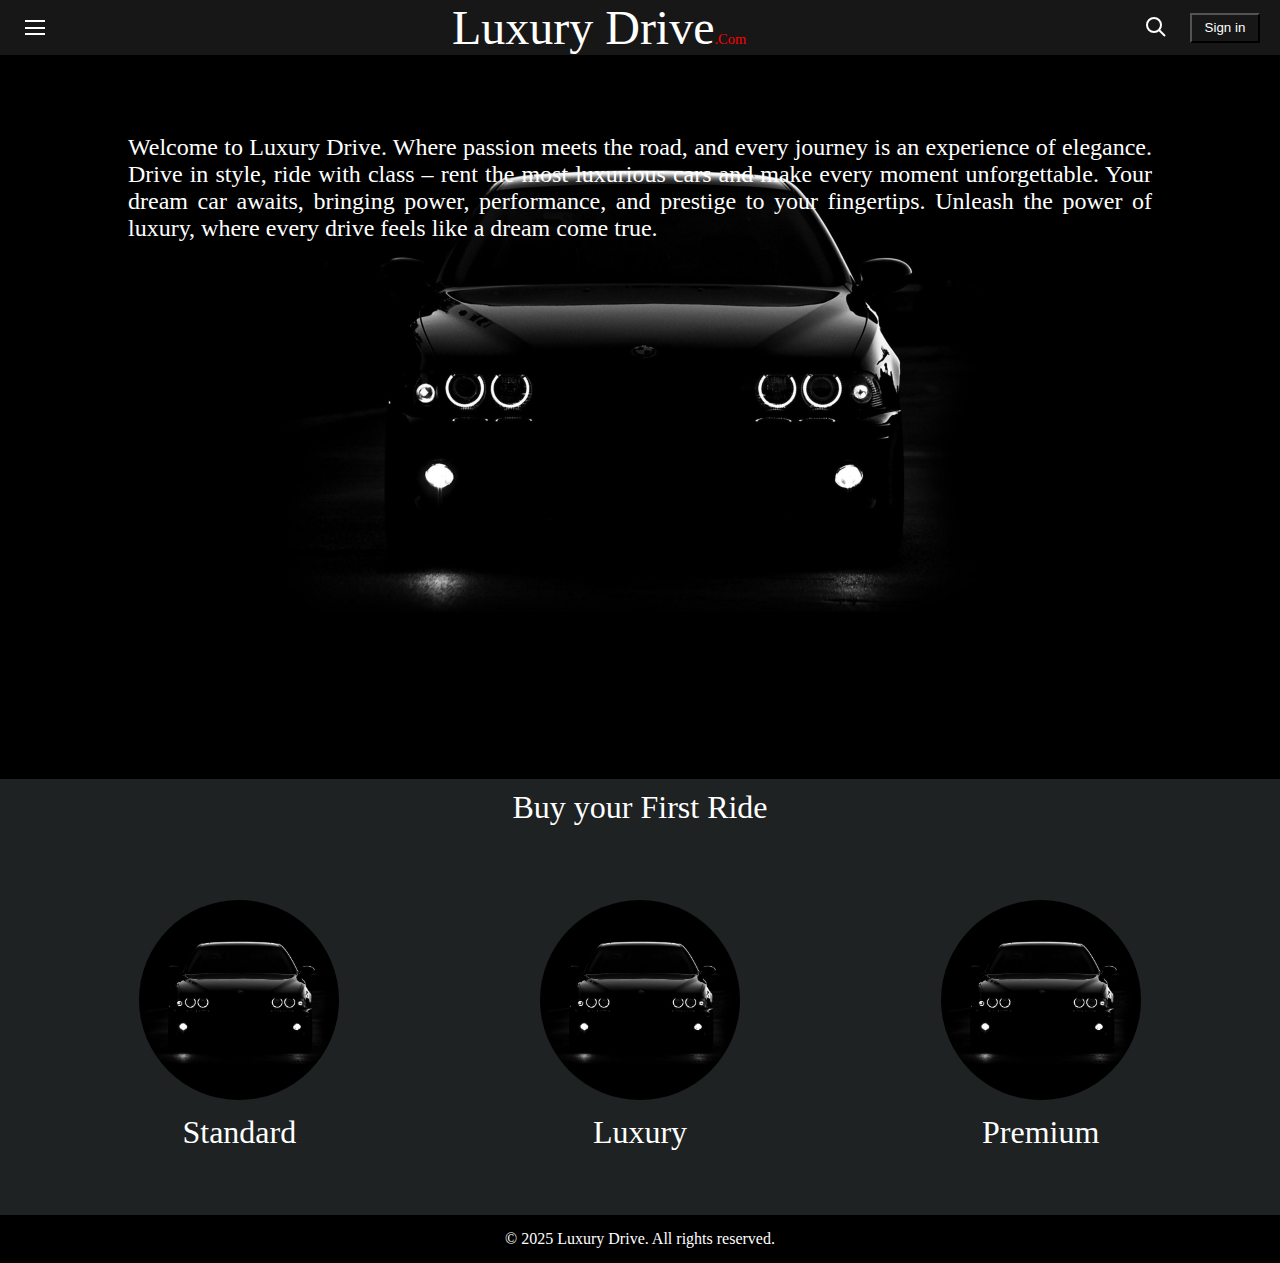
<file: index.html>
<!DOCTYPE html>
<html lang="en">

<head>
    <meta charset="UTF-8" />
    <meta name="viewport" content="width=device-width, initial-scale=1.0" />
    <title>Luxury Drive</title>
    <link rel="stylesheet" href="style.css" />
    <link rel="stylesheet" href="utils.css" />
    <link rel="stylesheet" href="style1.css">
    
</head>

<body>
    <div id="header"></div>

    <div class="main">
        <img src="pxfuel(6).jpg" alt="">
        <img class="android" src="pxfuel(5).jpg" alt="">
        <div class="mainContent">
            <p id="intro">
                Welcome to Luxury Drive. Where passion meets the road, and every journey is an experience of elegance.
                Drive in style, ride with class – rent the most luxurious cars and make every moment unforgettable. Your
                dream car awaits, bringing power, performance, and prestige to your fingertips. Unleash the power of
                luxury, where every drive feels like a dream come true.
            </p>
        </div>
    </div>
</div>
<div class="Select">
        <p id="BYFR">Buy your First Ride</p>
        <div class="image">
            <div><a href="standard.html" rel="noopener noreferrer"><img src="pxfuel(5).jpg" alt="">
                <p class="type">Standard</p></a>
            </div>

            <div><a href="Lurury.html"  rel="noopener noreferrer"> <img src="pxfuel(5).jpg" alt="">
                <p class="type">Luxury</p></a>
            </div>
            <div><a href="Premium.html" rel="noopener noreferrer"><img src="pxfuel(5).jpg" alt="">
                <p class="type">Premium</p></a>
            </div>
        </div>
</div>
<footer id="site-footer">
    <p>&copy; 2025 Luxury Drive. All rights reserved.</p>
  </footer>
    <script src="script.js"></script>
    
</body>

</html>
</file>
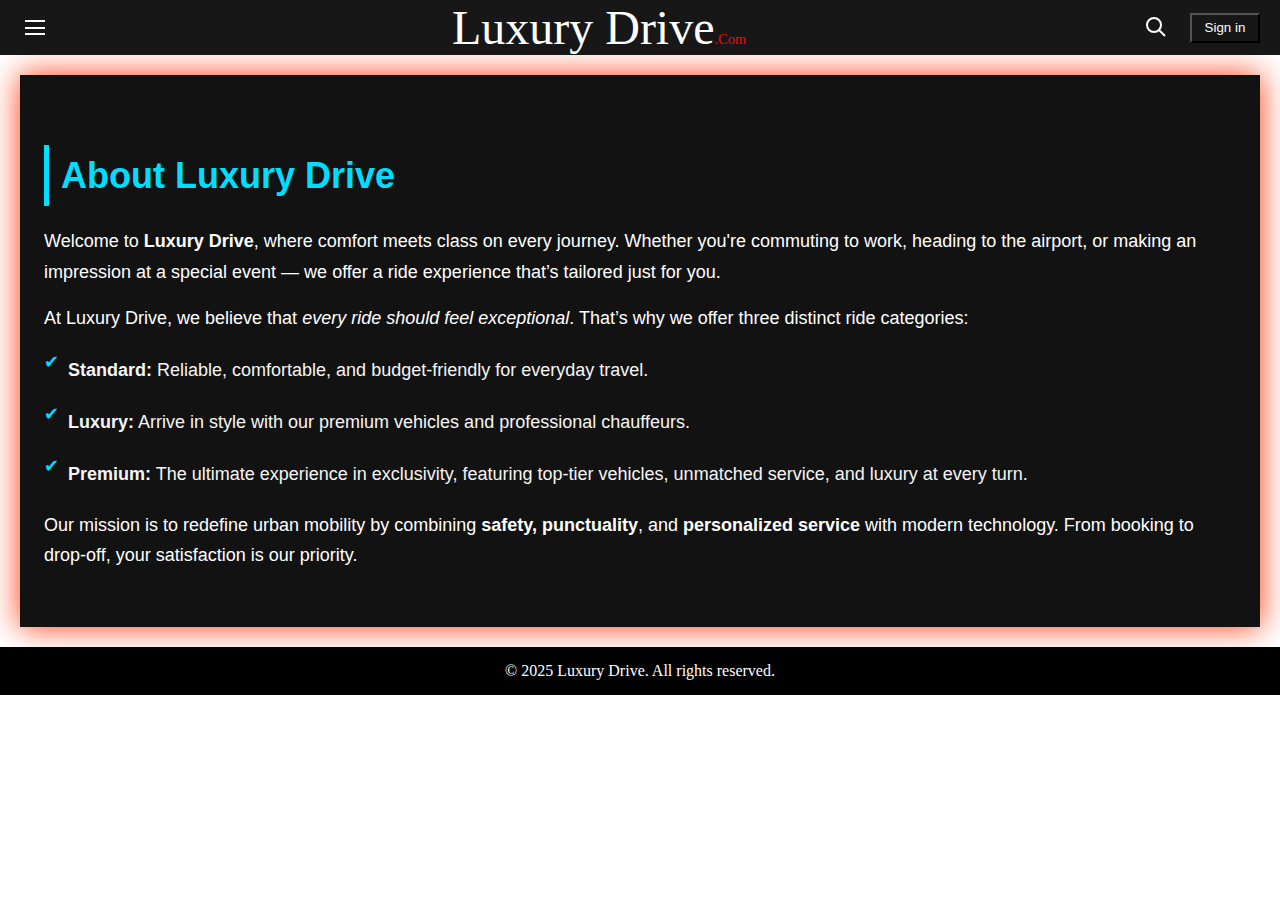
<file: About.html>
<!DOCTYPE html>
<html lang="en">
<head>
    <meta charset="UTF-8">
    <meta name="viewport" content="width=device-width, initial-scale=1.0">
    <title>About the Compamy</title>
    <link rel="stylesheet" href="style.css" />
    <link rel="stylesheet" href="utils.css" />
   <link rel="stylesheet" href="style1.css">
</head>
<body>
    <div id="header"></div>
    <section class="about-section fade-in">
        <h2>About Luxury Drive</h2>
        <p>
          Welcome to <strong>Luxury Drive</strong>, where comfort meets class on every journey.
          Whether you're commuting to work, heading to the airport, or making an impression
          at a special event — we offer a ride experience that’s tailored just for you.
        </p>
        <p>
          At Luxury Drive, we believe that <em>every ride should feel exceptional</em>.
          That’s why we offer three distinct ride categories:
        </p>
        <ul>
          <li><strong>Standard:</strong> Reliable, comfortable, and budget-friendly for everyday travel.</li>
          <li><strong>Luxury:</strong> Arrive in style with our premium vehicles and professional chauffeurs.</li>
          <li><strong>Premium:</strong> The ultimate experience in exclusivity, featuring top-tier vehicles, unmatched service, and luxury at every turn.</li>
        </ul>
        <p>
          Our mission is to redefine urban mobility by combining <strong>safety, punctuality</strong>,
          and <strong>personalized service</strong> with modern technology. From booking to drop-off,
          your satisfaction is our priority.
        </p>
      </section>
      
      <footer id="site-footer">
        <p>&copy; 2025 Luxury Drive. All rights reserved.</p>
    </footer>
      
    <script src="script.js">
     
    </script>
    
</body>
</html>
</file>
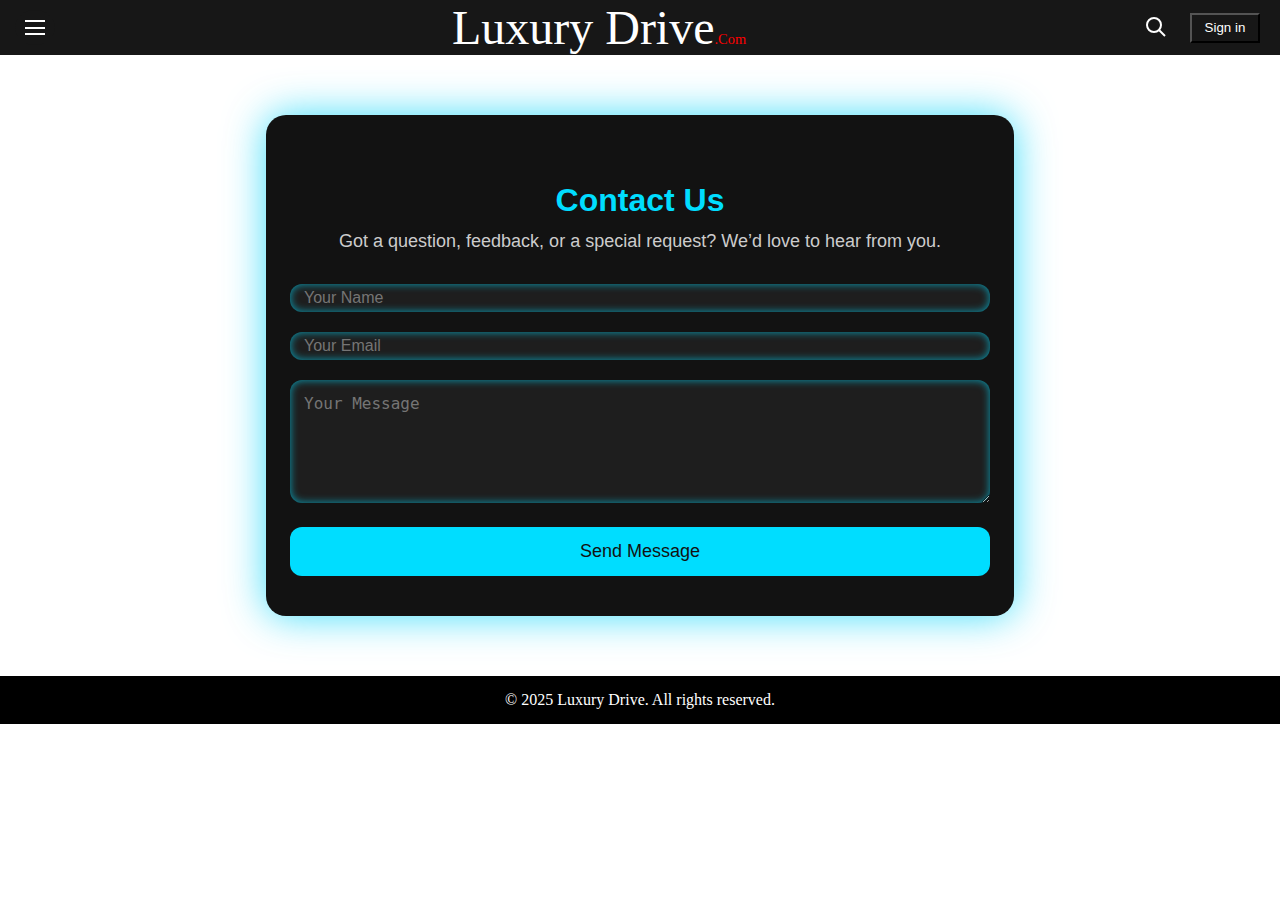
<file: Contact.html>
<!DOCTYPE html>
<html lang="en">
<head>
    <meta charset="UTF-8">
    <meta name="viewport" content="width=device-width, initial-scale=1.0">
    <title>Contact</title>
    <link rel="stylesheet" href="style.css" />
    <link rel="stylesheet" href="utils.css" />
    <link rel="stylesheet" href="style1.css" />
</head>
<body>
    <div id="header"></div>
    <main>
    <section class="contact-section fade-in">
        <h2>Contact Us</h2>
        <p>Got a question, feedback, or a special request? We’d love to hear from you.</p>
        
        <form class="contact-form">
          <div class="form-group">
            <input type="text" placeholder="Your Name" required />
          </div>
          <div class="form-group">
            <input type="email" placeholder="Your Email" required />
          </div>
          <div class="form-group">
            <textarea placeholder="Your Message" rows="5" required></textarea>
          </div>
          <button type="submit" class="contact-btn">Send Message</button>
        </form>
      </section>
      
    </main>
    <footer id="site-footer">
        <p>&copy; 2025 Luxury Drive. All rights reserved.</p>
    </footer>
    <script src="script.js"></script>
</body>
</html>
</file>
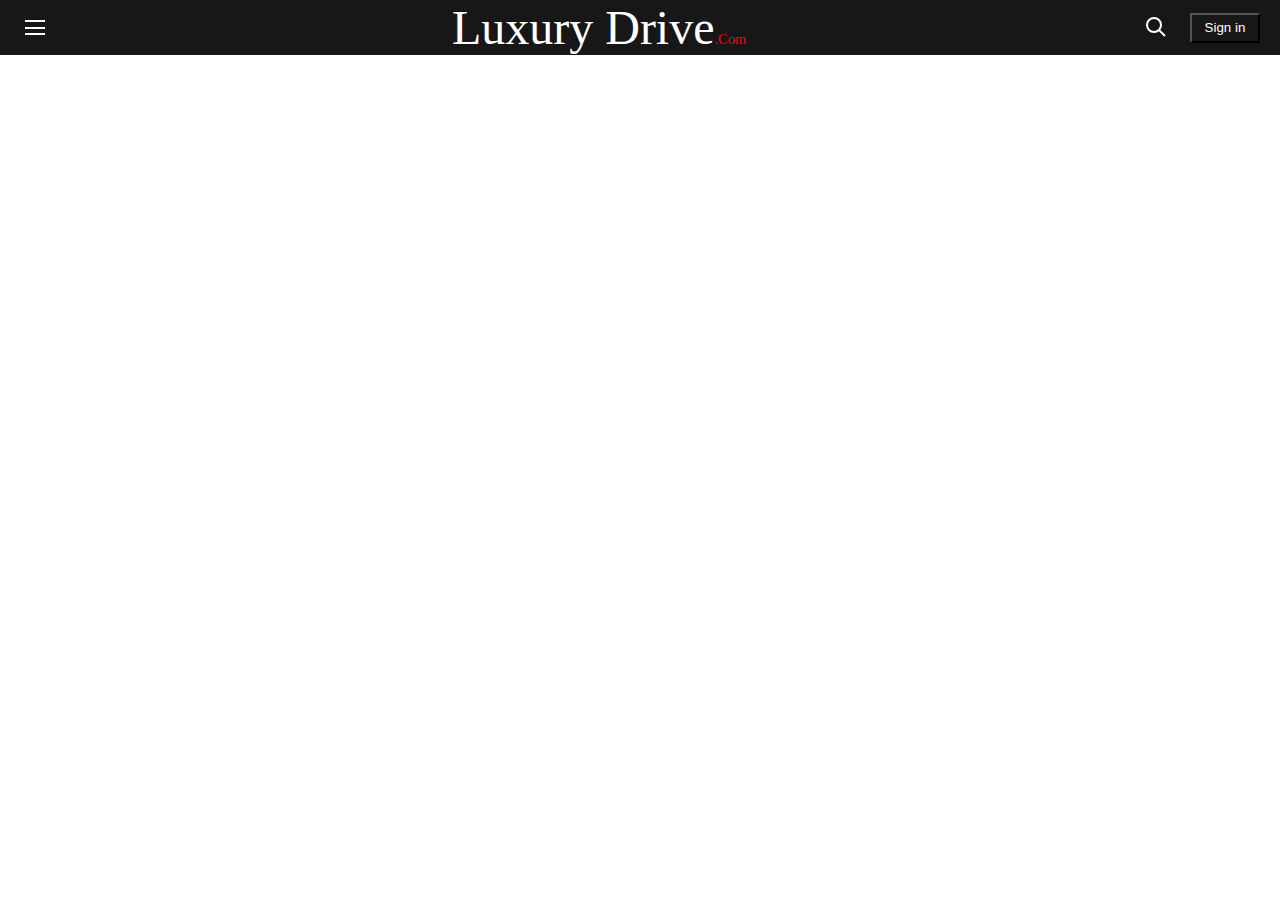
<file: header.html>
<!DOCTYPE html>
<html lang="en">
<head>
    <meta charset="UTF-8">
    <meta name="viewport" content="width=device-width, initial-scale=1.0">
    <title>Document</title>
    <link rel="stylesheet" href="style.css" />
    <link rel="stylesheet" href="utils.css" />
    <link rel="stylesheet" href="style1.css">   
</head>
<body>
    <header class="heading">
        <div class="sidebar">
            <button class="login" type="button">Sign in</button>
            <ul>
                <li class="active"><a href="index.html">Home</a></li>
                <li><a href="About.html">About</a></li>
                <li><a href="Contact.html">Contact</a></li>
            </ul>
        </div>
        <navbar class="navbar">
            <div class="hamburger">
                <div></div>
                <div></div>
                <div></div>
            </div>
        </navbar>
        <p><a href="index.html">Luxury Drive<span>.Com</span></a></p>
        <!-- <input aria-label="Search"> -->
         <div class="searchContainer">
        <input type="text" placeholder="Search..">
    </div>
        <div class="searchIcon" id="searchToggle">
        <svg width="24" height="24" viewBox="0 0 24 24" background="transparent" stroke="white" fill="none"
            xmlns="http://www.w3.org/2000/svg">
            <circle cx="11" cy="11" r="7" stroke="white" stroke-width="2" />
            <line x1="16" y1="16" x2="22" y2="22" stroke="white" stroke-width="2" />
        </svg>
    </div>
        <!-- </input>   -->
        <button class="login" type="button">Sign in</button>
    </header>
    <div class="loginmodal">
        <div class="loginHeader">
            <span class="close">&times;</span>
            <div class="header">
                <p>Login</p>
                <p>New User? <a href="">Sign Up</a></p>
            </div>
            <div class="Details">
                <label for="uname"><b>Username or Email</b></label>
                <input type="text" placeholder="Enter Username" name="uname" required />

                <label for="psw"><b>Password</b></label>
                <input type="password" placeholder="Enter Password" name="psw" required />

                <div class="remember">
                    <input type="checkbox" checked="checked" name="remember" />
                    <label>Remember Me
                    </label>

                    <p class="forgotpass">Forgot password?</p>

                </div>
                <button class="submit" type="submit">Login</button>
            </div>
        </div>
    </div>
    
    
</body>
</html>
</file>
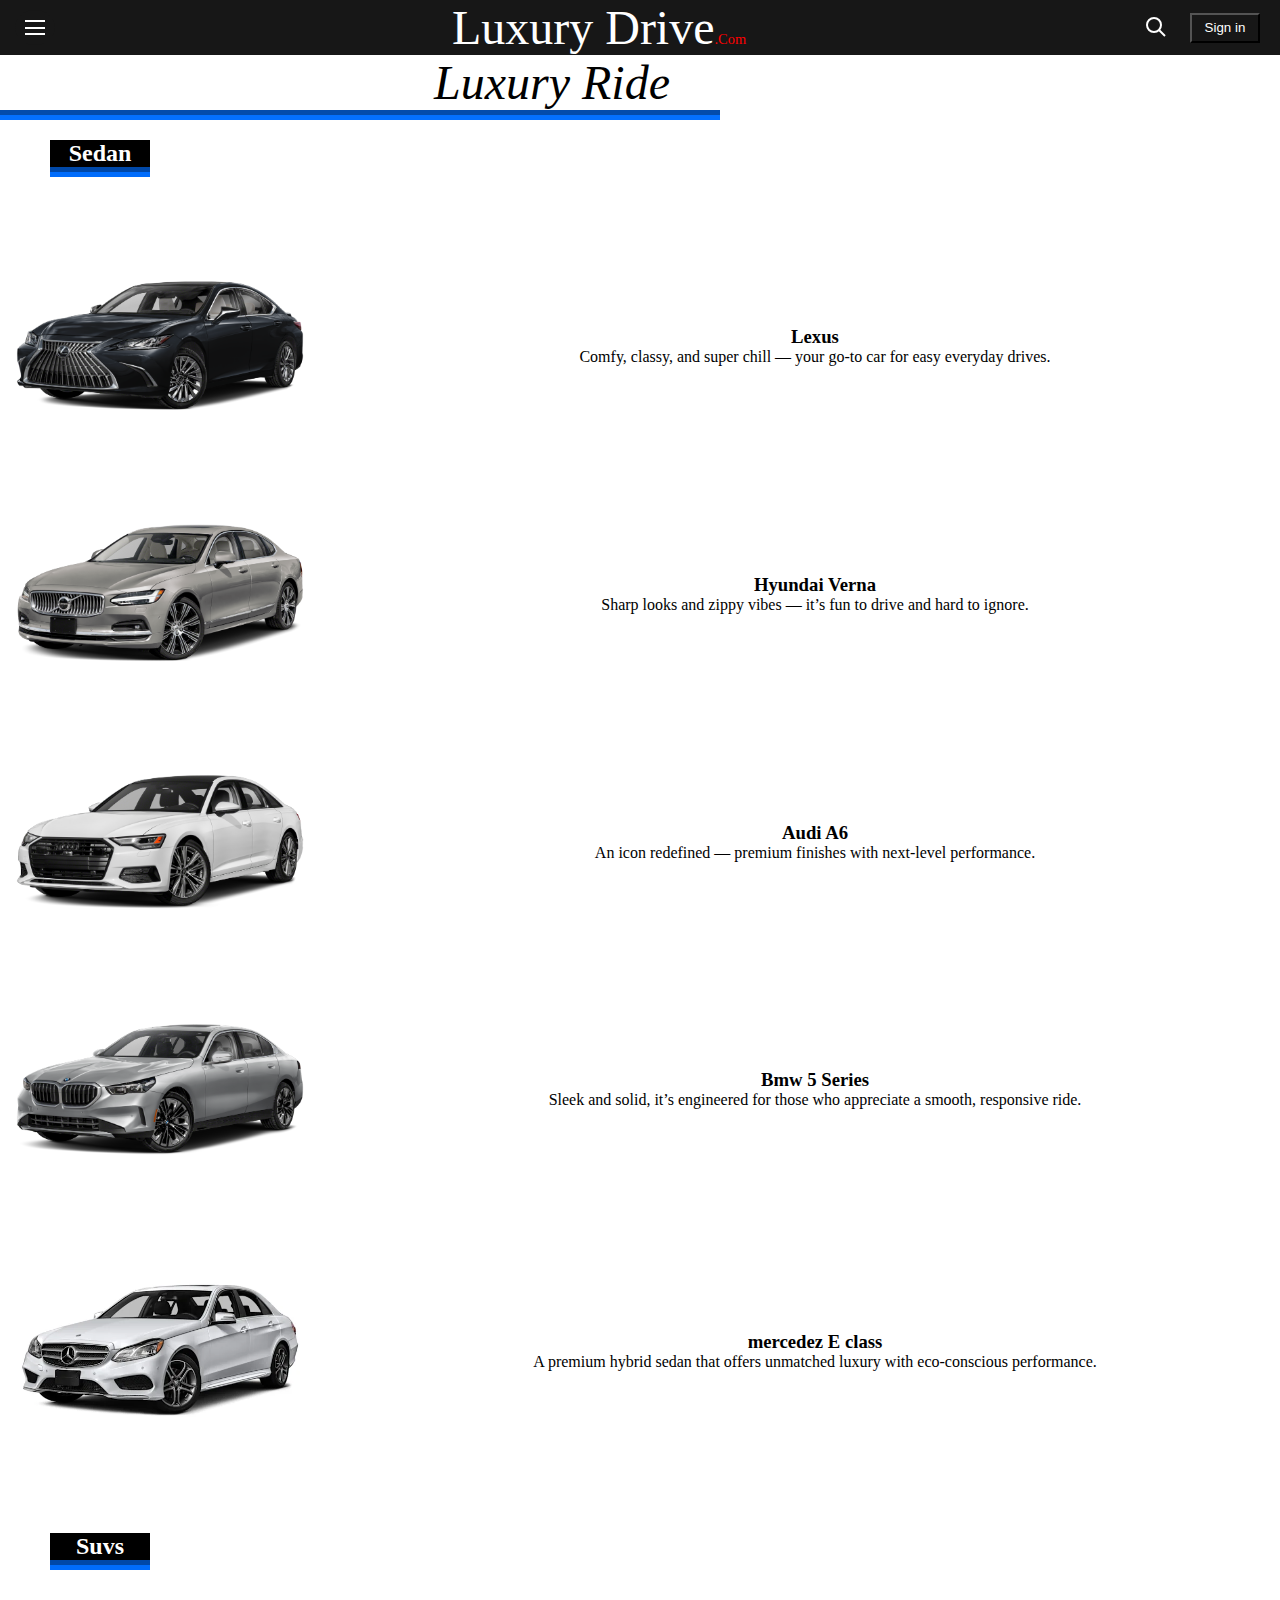
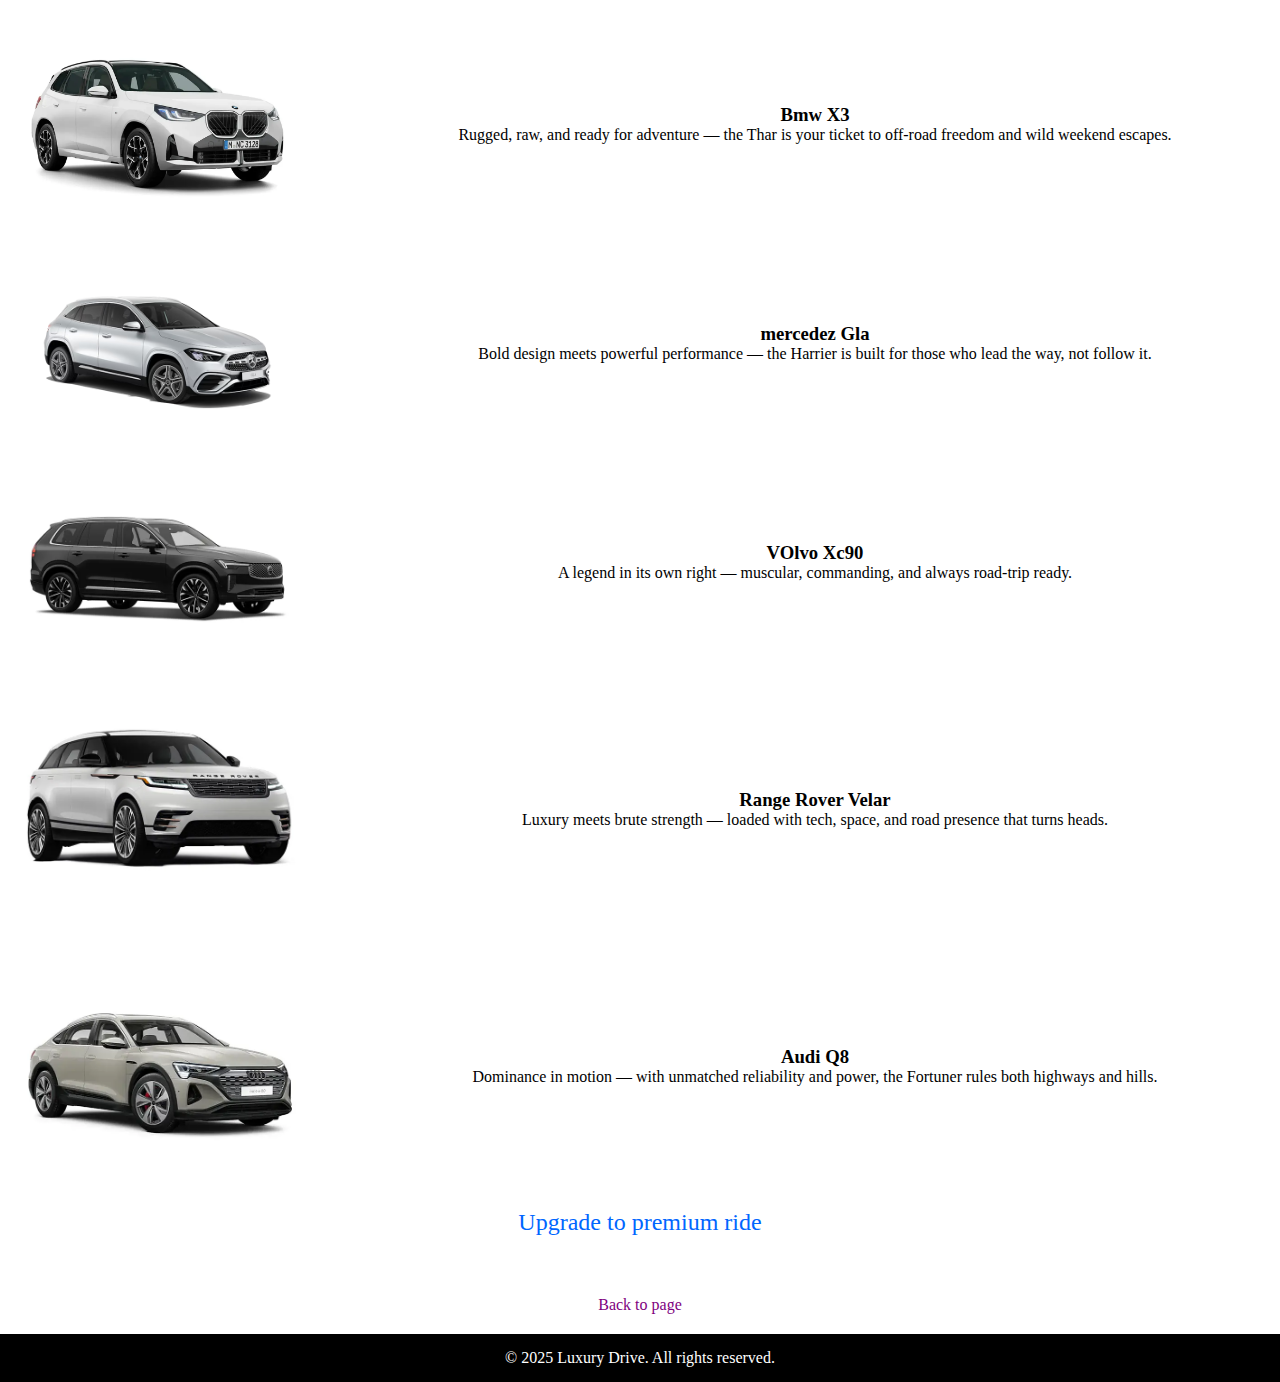
<file: Lurury.html>
<!DOCTYPE html>
<html lang="en">
<head>
    <meta charset="UTF-8">
    <meta name="viewport" content="width=device-width, initial-scale=1.0">
    <title>Lurury Ride</title>
    <link rel="stylesheet" href="style.css" />
    <link rel="stylesheet" href="utils.css" />
</head>
<body>
   
    <div id="header"></div>
    <div class="intro"><p><a href="Lurury.html">Luxury Ride</p></a></div>
    <div class="Luxury">
        <h2>Sedan</h2>
        <div class="typss">
             
                <img src="luxury/Lexus ES.png" alt="" />
             
            <div>
                <h3>Lexus</h3>
                <p>Comfy, classy, and super chill — your go-to car for easy everyday drives.</p>
            </div>
        </div>
        <div class="typss">
             
                <img src="luxury/Volvo s90.png" alt="" />
             
            <div>
                <h3>Hyundai Verna</h3>
                <p>Sharp looks and zippy vibes — it’s fun to drive and hard to ignore.</p>
            </div>
        </div>
        <div class="typss">
             
                <img src="luxury/Audi A6.png" alt="" />
             
            <div>
                <h3>Audi A6</h3>
                <p>An icon redefined — premium finishes with next-level performance.</p>
            </div>
        </div>
        <div class="typss">
             
                <img src="luxury/Bmw5.png" alt="" />
             
            <div>
                <h3>Bmw 5 Series</h3>
                <p>Sleek and solid, it’s engineered for those who appreciate a smooth, responsive ride.</p>
            </div>
        </div>
        <div class="typss">
             
                <img src="luxury/mercedez 5 series.jpg" alt="" />
             
            <div>
                <h3>mercedez E class</h3>
                <p>A premium hybrid sedan that offers unmatched luxury with eco-conscious performance.</p>
            </div>
        </div>

<!-- SUVs -->

        <h2>Suvs</h2>
        <div class="typss">
             
                <img src="luxury/Bmw x3.jpg" alt="" />
             
            <div>
                <h3>Bmw X3</h3>
                <p>Rugged, raw, and ready for adventure — the Thar is your ticket to off-road freedom and wild weekend escapes.</p>
            </div>
        </div>
        <div class="typss">
             
                <img src="luxury/mercedes-gla.jpg" alt="" />
             
            <div>
                <h3>mercedez Gla</h3>
                <p>Bold design meets powerful performance — the Harrier is built for those who lead the way, not follow it.</p>
            </div>
        </div>
        <div class="typss">
             
            <img src="luxury/xc90-facelift-exterior-right-front-three-quarter-3.jpg" alt="" />
            
            <div>
                <h3>VOlvo Xc90</h3>
                <p>A legend in its own right — muscular, commanding, and always road-trip ready.</p>
            </div>
        </div>
        <div class="typss">
            
            <img src="luxury/range rover.jpg" alt="" />
            
            <div>
                <h3>Range Rover Velar</h3>
                <p>Luxury meets brute strength — loaded with tech, space, and road presence that turns heads.</p>
            </div>
        </div>
        <div class="typss">
            
            <img src="luxury/q8-sportback-e-tron-exterior-right-front-three-quarter-2.jpg" alt="" />
             
            <div>
                <h3>Audi Q8</h3>
                <p>Dominance in motion — with unmatched reliability and power, the Fortuner rules both highways and hills.</p>
            </div>
        </div>
    </div>
    <div class="backtoold"><a href="Premium.html">Upgrade to premium ride</a></div>
    <p class="back-to-pge"><a href="standard.html">Back to page</a></p>
    <footer id="site-footer">
        <p>&copy; 2025 Luxury Drive. All rights reserved.</p>
    </footer>
    <script src="script.js"></script>
</body>
</html>
</file>
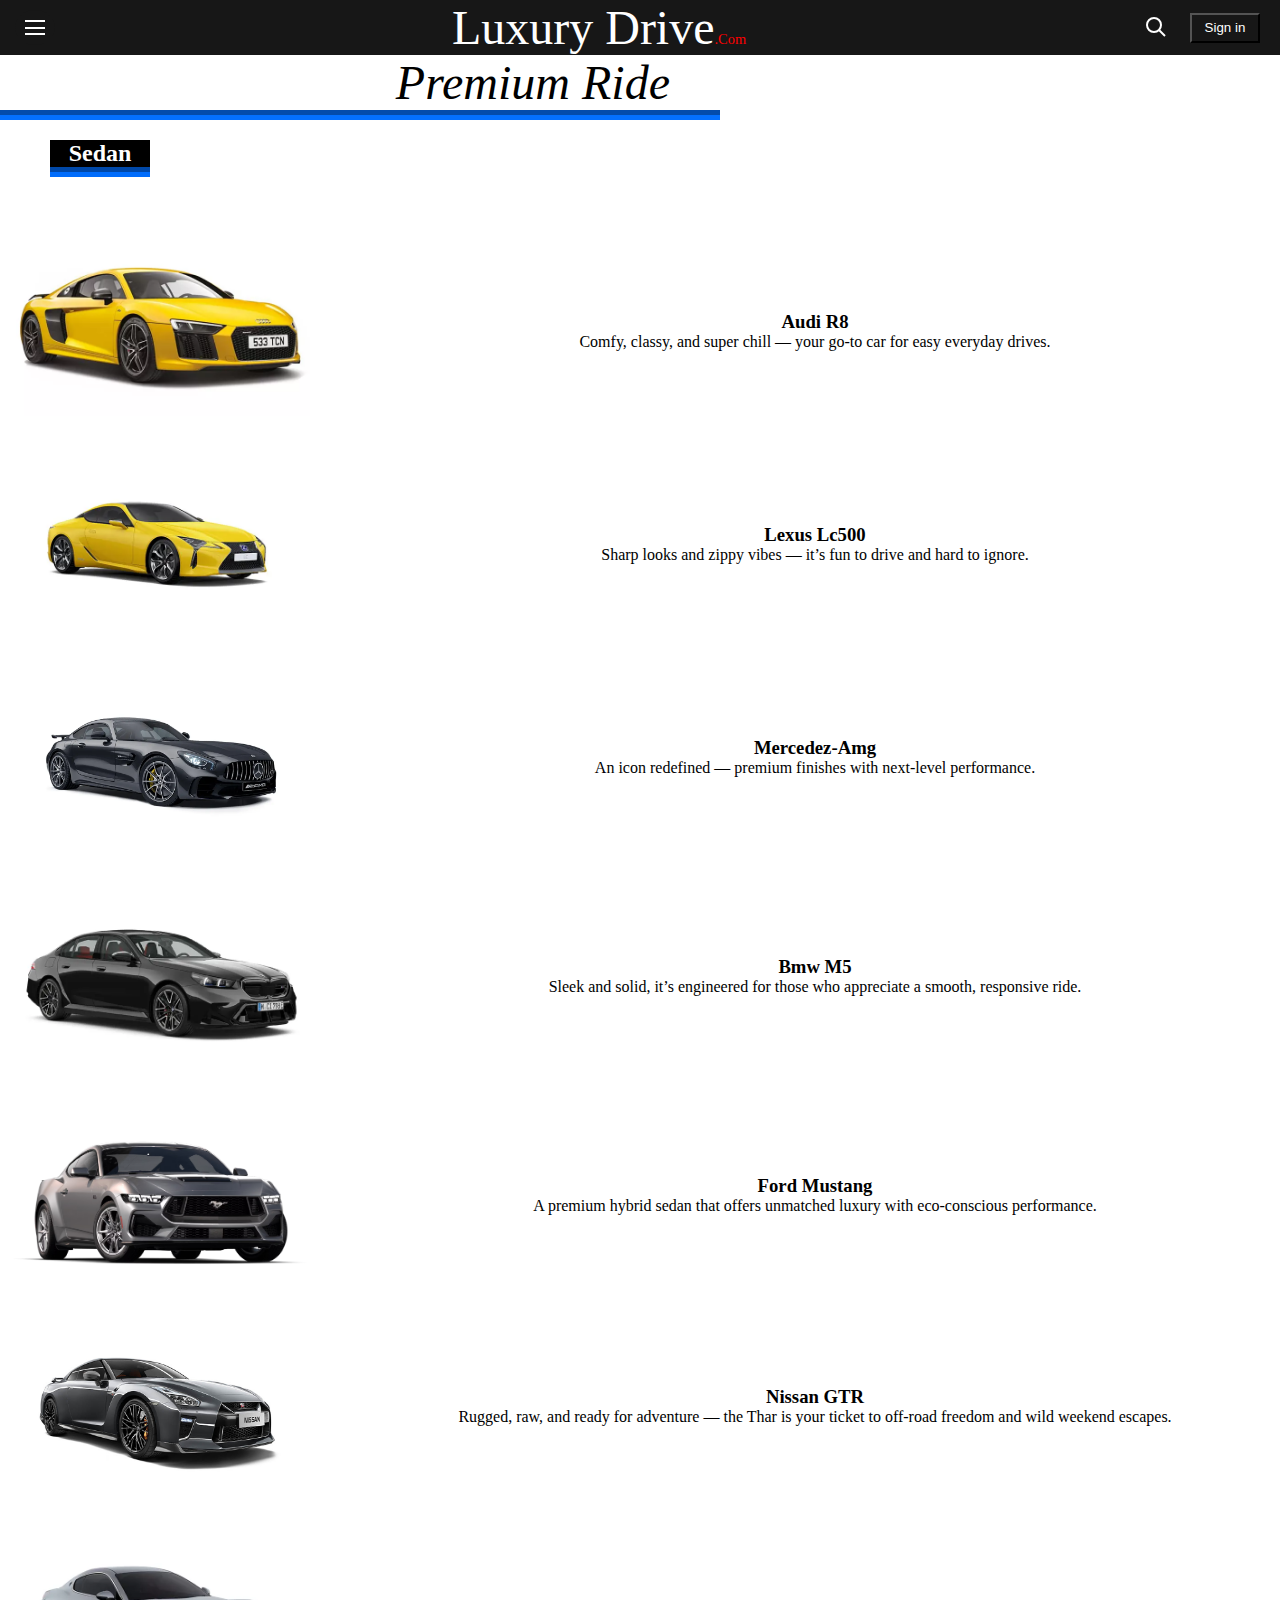
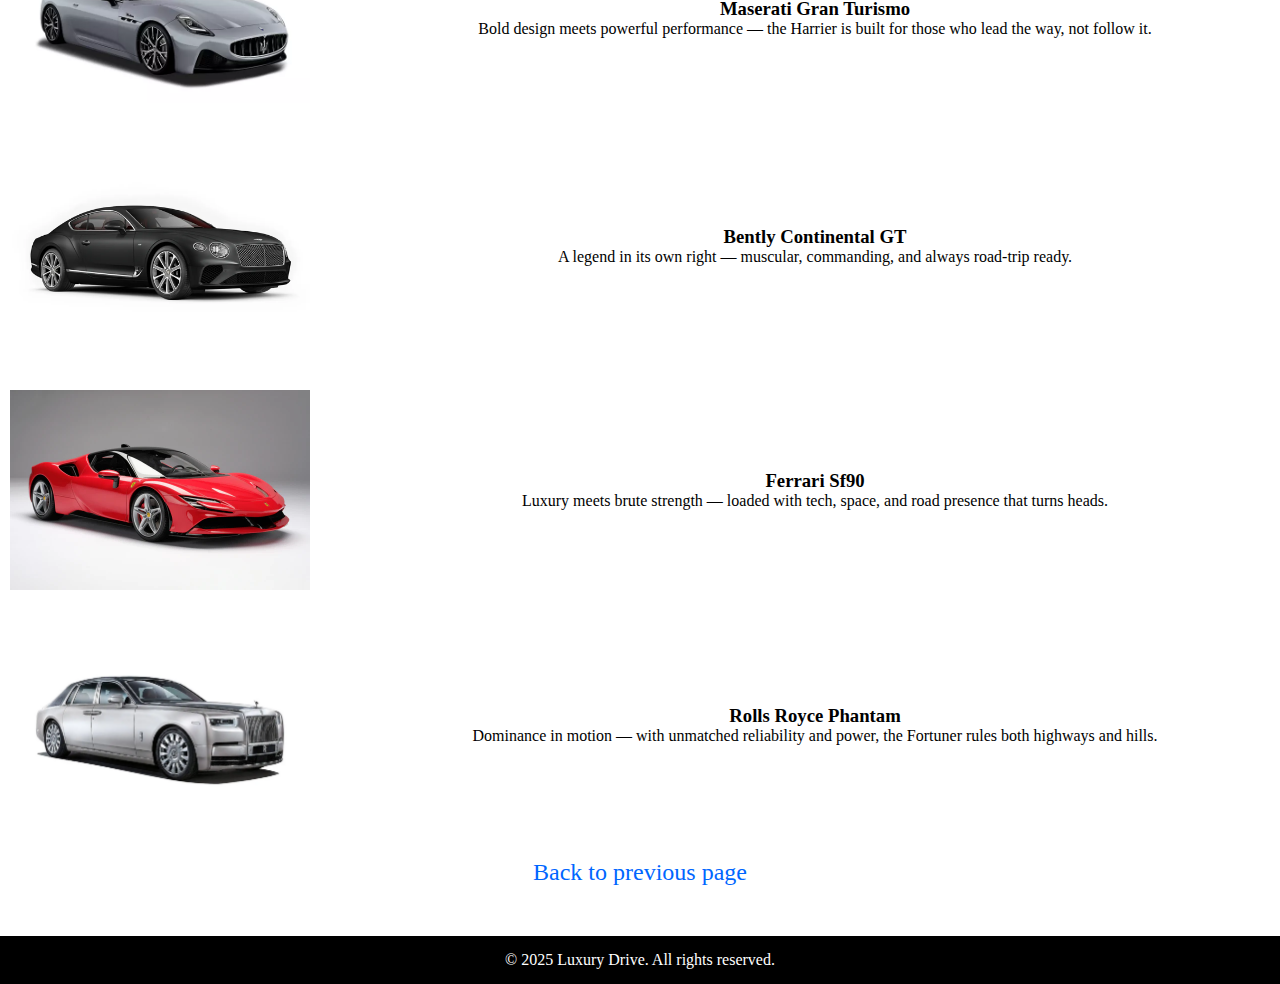
<file: Premium.html>
<!DOCTYPE html>
<html lang="en">
<head>
    <meta charset="UTF-8">
    <meta name="viewport" content="width=device-width, initial-scale=1.0">
    <title>Premium Ride</title>
    <link rel="stylesheet" href="style.css" />
    <link rel="stylesheet" href="utils.css" />
</head>
<body>
    <div id="header"></div>
    <div class="intro"><p><a href="Premium.html">Premium Ride</p></a></div>
    <div class="Premium">
        <h2>Sedan</h2>
        <div class="typesss">
             
                <img src="premimum/audi r8 .jpg" alt="" />
             
            <div>
                <h3>Audi R8</h3>
                <p>Comfy, classy, and super chill — your go-to car for easy everyday drives.</p>
            </div>
        </div>
        <div class="typesss">
             
                <img src="premimum/lexus-lc .jpg" alt="" />
             
            <div>
                <h3>Lexus Lc500</h3>
                <p>Sharp looks and zippy vibes — it’s fun to drive and hard to ignore.</p>
            </div>
        </div>
        <div class="typesss">
             
                <img src="premimum/mercdez-amg.jpg" alt="" />
             
            <div>
                <h3>Mercedez-Amg</h3>
                <p>An icon redefined — premium finishes with next-level performance.</p>
            </div>
        </div>
        <div class="typesss">
             
                <img src="premimum/Bmw m5.jpg" alt="" />
             
            <div>
                <h3>Bmw M5</h3>
                <p>Sleek and solid, it’s engineered for those who appreciate a smooth, responsive ride.</p>
            </div>
        </div>
        <div class="typesss">
             
                <img src="premimum/ford mustang.jpg" alt="" />
             
            <div>
                <h3>Ford Mustang</h3>
                <p>A premium hybrid sedan that offers unmatched luxury with eco-conscious performance.</p>
            </div>
        </div>
        <div class="typesss">
             
                <img src="premimum/GT-R-Gun-Mat.jpg" alt="" />
             
            <div>
                <h3>Nissan GTR</h3>
                <p>Rugged, raw, and ready for adventure — the Thar is your ticket to off-road freedom and wild weekend escapes.</p>
            </div>
        </div>
        <div class="typesss">
             
                <img src="premimum/masrati garn.jpg" alt="" />
             
            <div>
                <h3>Maserati Gran Turismo</h3>
                <p>Bold design meets powerful performance — the Harrier is built for those who lead the way, not follow it.</p>
            </div>
        </div>
        <div class="typesss">
             
            <img src="premimum/bently conti.jpg" alt="" />
            
            <div>
                <h3>Bently Continental GT</h3>
                <p>A legend in its own right — muscular, commanding, and always road-trip ready.</p>
            </div>
        </div>
        <div class="typesss">
            
            <img src="premimum/ferrari.jpg" alt="" />
            
            <div>
                <h3>Ferrari Sf90</h3>
                <p>Luxury meets brute strength — loaded with tech, space, and road presence that turns heads.</p>
            </div>
        </div>
        <div class="typesss">
            
            <img src="premimum/rolls royce phatam.jpg" alt="" />
             
            <div>
                <h3>Rolls Royce Phantam</h3>
                <p>Dominance in motion — with unmatched reliability and power, the Fortuner rules both highways and hills.</p>
            </div>
        </div>
    </div>
    <div class="backtoold"><a href="Lurury.html">Back to previous page</a></div>
    <footer id="site-footer">
        <p>&copy; 2025 Luxury Drive. All rights reserved.</p>
    </footer>
    <script src="script.js"></script>
</body>
</html>
</file>
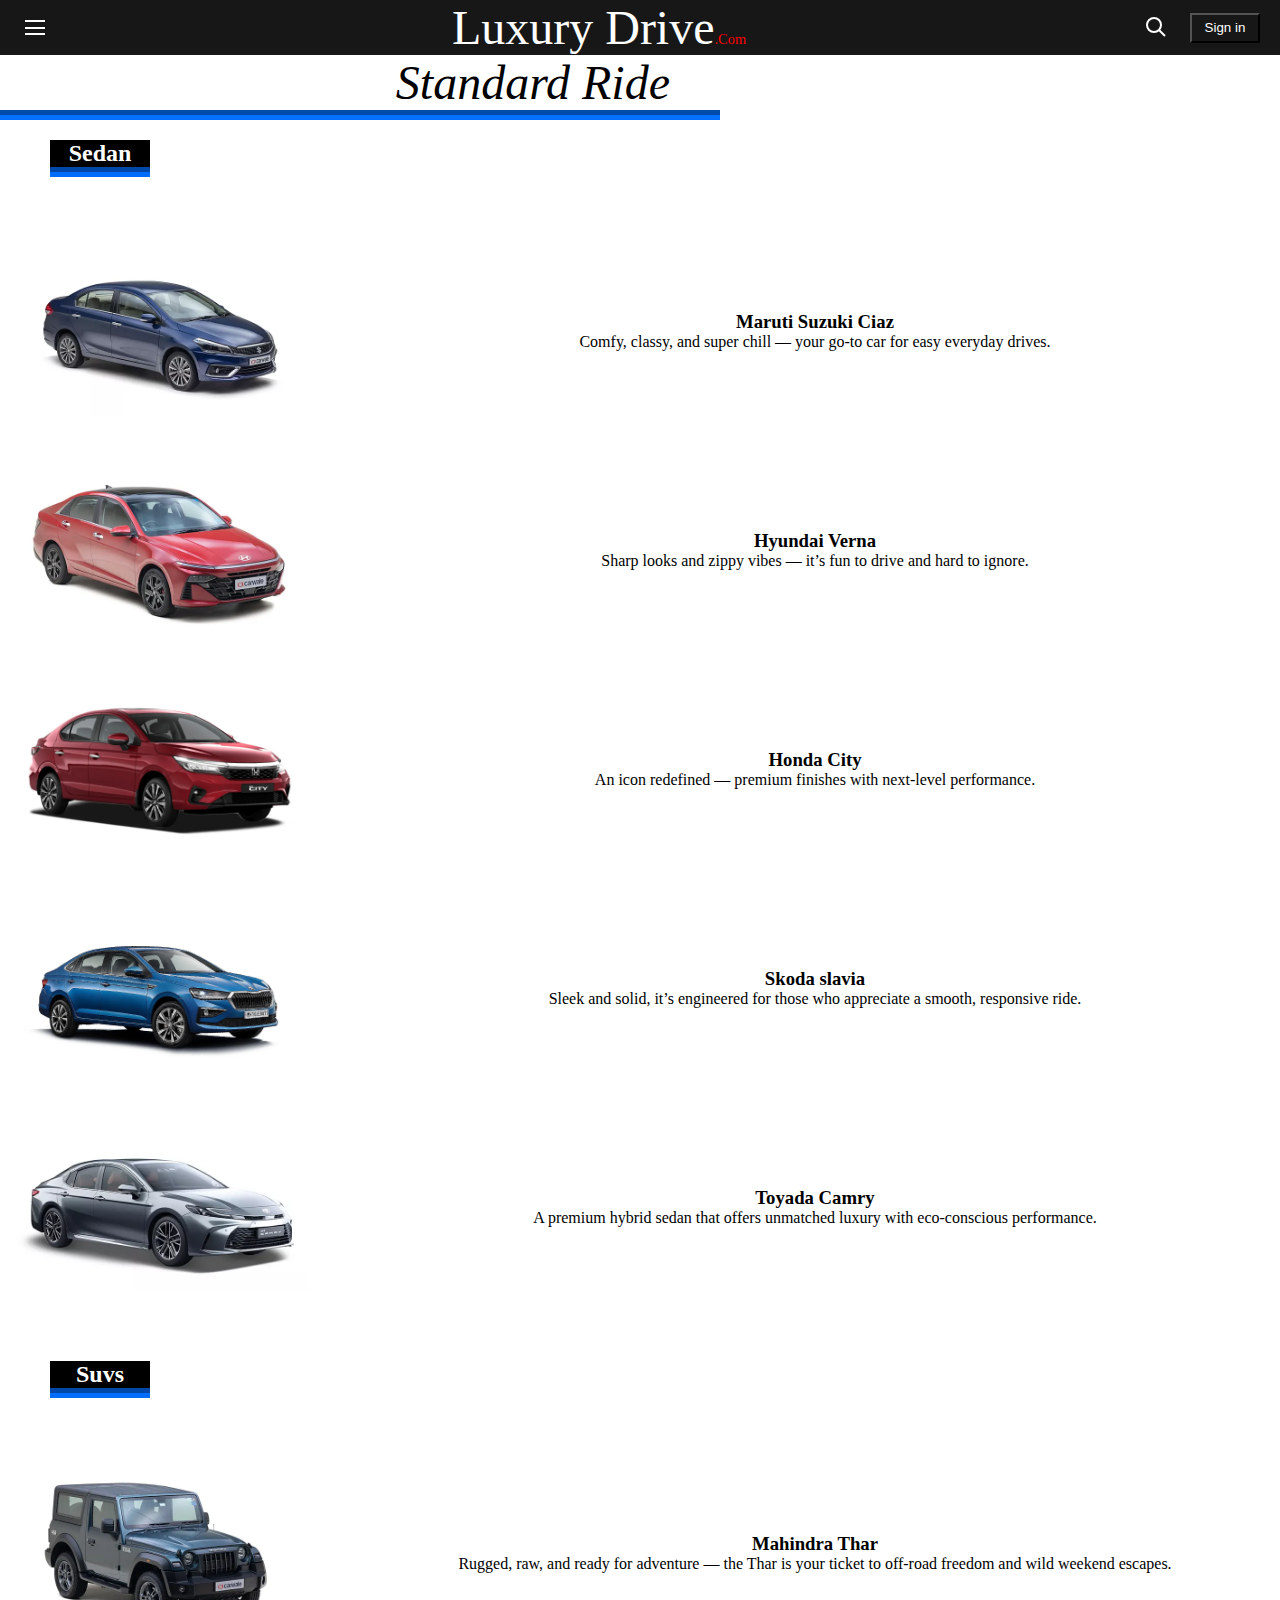
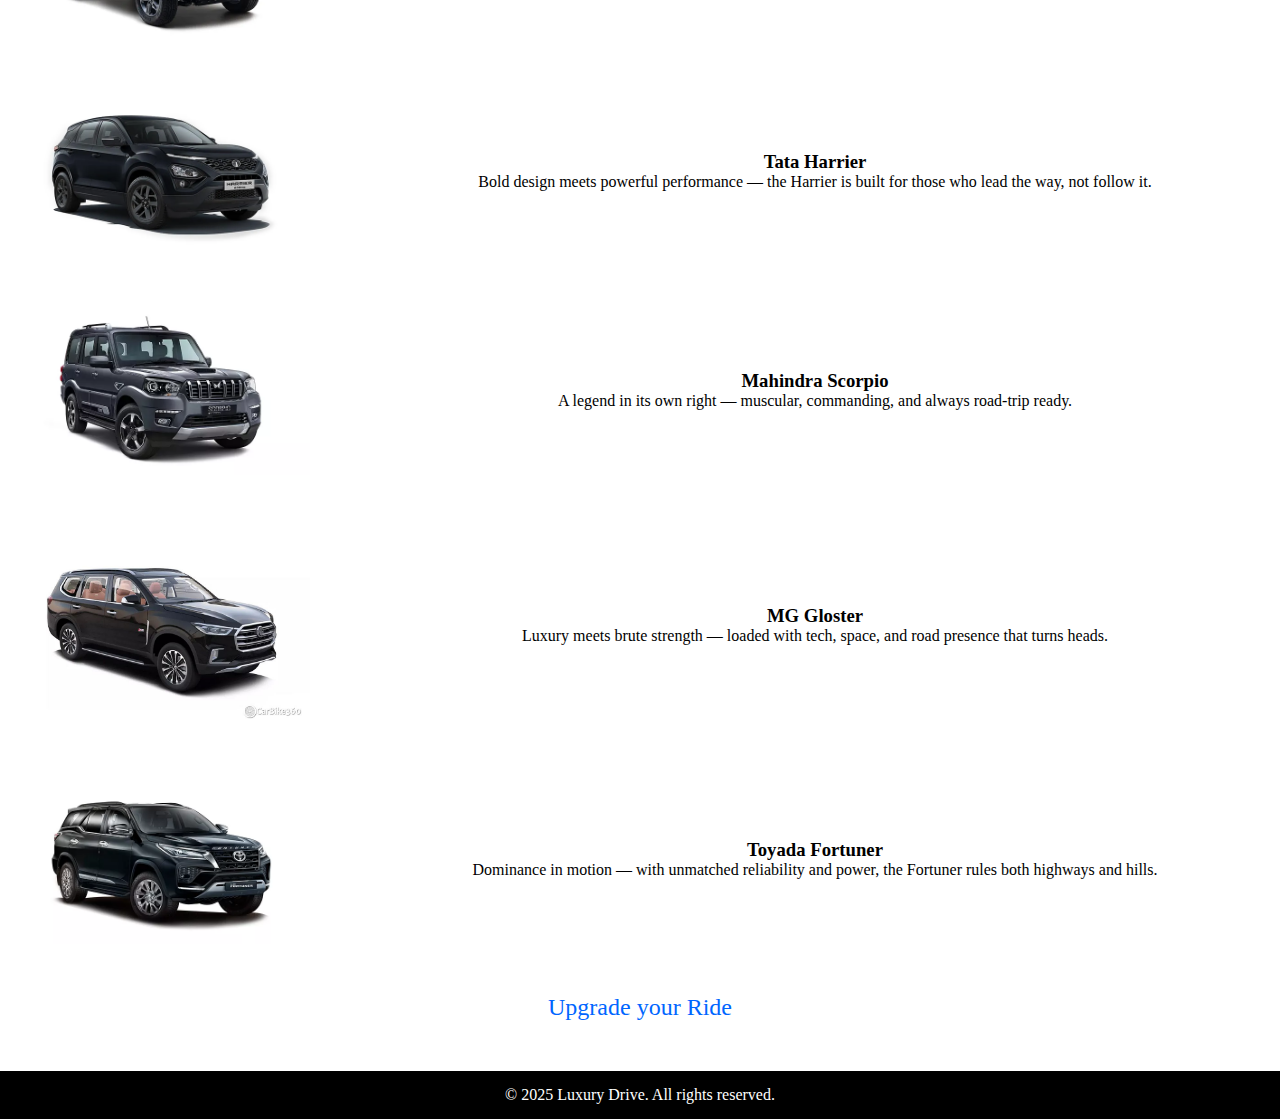
<file: standard.html>
<!DOCTYPE html>
<html lang="en">

<head>
    <meta charset="UTF-8" />
    <meta name="viewport" content="width=device-width, initial-scale=1.0" />
    <title>Standard</title>
    <link rel="stylesheet" href="style.css" />
    <link rel="stylesheet" href="utils.css" />
    <link rel="stylesheet" href="style1.css" />
</head>

<body>
    <div id="header"></div>
    <div class="intro"><p><a href="standard.html">Standard Ride</a></p></div>
    <div class="stand">
        <h2>Sedan</h2>
        <div class="typess">
             
                <img src="/standard/ciaz-exterior-right-front-three-quarter-3.jpg" alt="" />
             
            <div>
                <h3>Maruti Suzuki Ciaz</h3>
                <p>Comfy, classy, and super chill — your go-to car for easy everyday drives.</p>
            </div>
        </div>
        <div class="typess">
             
                <img src="/standard/verna-exterior-right-front-three-quarter-102.jpg" alt="" />
             
            <div>
                <h3>Hyundai Verna</h3>
                <p>Sharp looks and zippy vibes — it’s fun to drive and hard to ignore.</p>
            </div>
        </div>
        <div class="typess">
             
                <img src="/standard/city-exterior-right-front-three-quarter-77.jpg" alt="" />
             
            <div>
                <h3>Honda City</h3>
                <p>An icon redefined — premium finishes with next-level performance.</p>
            </div>
        </div>
        <div class="typess">
             
                <img src="/standard/slavia-exterior-right-front-three-quarter-5.jpg" alt="" />
             
            <div>
                <h3>Skoda slavia</h3>
                <p>Sleek and solid, it’s engineered for those who appreciate a smooth, responsive ride.</p>
            </div>
        </div>
        <div class="typess">
             
                <img src="/standard/camry-exterior-right-front-three-quarter-2.jpg" alt="" />
             
            <div>
                <h3>Toyada Camry</h3>
                <p>A premium hybrid sedan that offers unmatched luxury with eco-conscious performance.</p>
            </div>
        </div>

        <h2>Suvs</h2>
        <div class="typess">
             
                <img src="/standard/thar-exterior-right-front-three-quarter-37.jpg" alt="" />
             
            <div>
                <h3>Mahindra Thar</h3>
                <p>Rugged, raw, and ready for adventure — the Thar is your ticket to off-road freedom and wild weekend escapes.</p>
            </div>
        </div>
        <div class="typess">
             
                <img src="/standard/tata-harrier-2021-xz-plus-dark-edition1645784748224.jpg" alt="" />
             
            <div>
                <h3>Tata Harrier</h3>
                <p>Bold design meets powerful performance — the Harrier is built for those who lead the way, not follow it.</p>
            </div>
        </div>
        <div class="typess">
             
            <img src="/standard/scorpio-exterior-right-front-three-quarter-47.jpg" alt="" />
            
            <div>
                <h3>Mahindra Scorpio</h3>
                <p>A legend in its own right — muscular, commanding, and always road-trip ready.</p>
            </div>
        </div>
        <div class="typess">
            
            <img src="/standard/MG_Gloster_Metal_Black_bee289da62.jpg" alt="" />
            
            <div>
                <h3>MG Gloster</h3>
                <p>Luxury meets brute strength — loaded with tech, space, and road presence that turns heads.</p>
            </div>
        </div>
        <div class="typess">
            
            <img src="/standard/fortuner-exterior-right-front-three-quarter-20.jpg" alt="" />
             
            <div>
                <h3>Toyada Fortuner</h3>
                <p>Dominance in motion — with unmatched reliability and power, the Fortuner rules both highways and hills.</p>
            </div>
        </div>
    </div>
    <div class="backtoold"><a href="Lurury.html">Upgrade your Ride</a></div>
    <footer id="site-footer">
        <p>&copy; 2025 Luxury Drive. All rights reserved.</p>
    </footer>

    <script src="script.js"></script>
</body>

</html>
</file>
<file: style.css>
/* html{
    scrollbar-width:none;
} */
body{
    margin: 0;
    padding: 0;
    /* box-sizing: border-box; */

}
#header{
   position: sticky;
   z-index: 1000;
   top: 0;
}
.heading{
    position: sticky;
    z-index: 1000;
    background-color:#171717;
    display: flex;
    justify-content: space-between; 
    align-items: center;
    top: 0;
   

}
.navbar{
    position: sticky;
    z-index: 10000;
    background-color: #171717;
    display: flex;
    align-items: center;
    padding:10px 10px;
    border-radius: 100%;
    margin: auto 0 auto 15px;  
    
}
.navbar:hover{
    background-color: rgb(33, 33, 33);
}
.searchContainer{
    display: none;
    position: absolute;
    right:140px;
}
.searchContainer.active{
    display: inline;
}
.hamburger{
    width: 20px;
    height: 15px;   
    display: flex;
    flex-direction: column;
    justify-content: space-between;
    caret-color: transparent;
    /* user-select: none;
    outline: none;
    border: none; */

}
.hamburger div{
    background-color: white;
    height: 2px;
    width: 100%;
    position: relative;
}
p{
    font-size: 3rem;
    color: white;
    margin: auto; 
} 
p a{
    color: inherit;
}
p span{
    font-size: 0.3em;
    color: red;
}
.sidebar{
    margin: 0;
    background-color:#171717;
    padding: 16px 0 11px;
    height: 100vh;  
    min-width: 200px;
    /* max-width: 30vw; */
    top: 55px;
    position: fixed;
    left: -200px;
    transition: .3s ease;
    overflow-y: hidden;
}
ul{ 
    padding: 0;
    /* width: 20vw; */
    box-sizing: border-box;
      
}
ul li{
    box-sizing: border-box;
    width: 100%;
    font-size:25px;
    padding: 8px 23px;
    line-height: 24px;
    list-style: none;
    
}
li a{
    color: white;   
    text-decoration: none;
}
ul li:hover:not(.active){
    background-color: #111;
}
ul li.active {
   text-decoration-color: #00ddff4e;
   text-decoration-line: underline;
}
.sidebar.active{
    left: 0;
    /* height: 100vh; */
}
html.no-scroll,
body.no-scroll{
    overflow: hidden;
}
.hamburger.active div:nth-child(1){
    top: 50%;
    /* transform-origin: 0 0; */
    transform:rotate(45deg);
    
}
.hamburger.active div:nth-child(2){
    opacity: 0;
}
.hamburger.active div:nth-child(3){
    top: 50%;
    /* transform-origin: bottom left; */
    transform: translate(0% ,-635%) rotate(-45deg);
    
}
#site-footer{
    /* width: 100%; */
    position: relative;
    bottom: 0;
   

}
#site-footer p{
    padding: 15px;
    font-size: 1rem;
    text-align: center;
    background-color: black;
    color: white;
}


/* Standard */
.stand{
    display: flex;
    flex-direction: column;
    gap:50px;
}
.stand h2{
    width: 100px;
    margin-left: 50px;
    text-align: center;
    color: white;
    background-color: black;
    border-bottom: 10px groove rgba(0, 110, 255, 0.986);
    /* border-right: 10px groove rgba(0, 110, 255, 0.986);; */
}
.typess{

    display: flex;
    /* justify-content: space-between; */
    align-items: center;
    gap: 50px;
}

.typess img{
    transition: transform 0.3s ease-in-out;
    box-sizing: border-box;
    max-width: 300px;
    /* border: 2px solid black; */
    width: 100%;
    height: auto;
    margin-left: 10px;
}
.typess img:hover{
    transform: scale(1.1);
}
.typess div{
    box-sizing: border-box;
    width: 100%;
    margin-right: 10px;
}
.typess div h3{
    margin: 0;
    text-align: center;
}
.typess div p {
    color: black;
    font-size: 1rem;
    text-align: center;
}

/* Lurury */
.Luxury{
    display: flex;
    flex-direction: column;
    gap:50px;
}
.Luxury h2{
    width: 100px;
    margin-left: 50px;
    text-align: center;
    color: white;
    background-color: black;
    border-bottom: 10px groove rgba(0, 110, 255, 0.986);
    /* border-right: 10px groove rgba(0, 110, 255, 0.986);; */
}
.typss{

    display: flex;
    /* justify-content: space-between; */
    align-items: center;
    gap: 50px;
}

.typss img{
    transition: transform 0.3s ease-in-out;
    box-sizing: border-box;
    max-width: 300px;
    /* border: 2px solid black; */
    width: 100%;
    height: auto;
    margin-left: 10px;
}
.typss img:hover{
    transform: scale(1.1);
}
.typss div{
    box-sizing: border-box;
    width: 100%;
    margin-right: 10px;
}
.typss div h3{
    margin: 0;
    text-align: center;
}
.typss div p {
    color: black;
    font-size: 1rem;
    text-align: center;
}

/* Premium */
.Premium{
    display: flex;
    flex-direction: column;
    gap:50px;
}
.Premium h2{
    width: 100px;
    margin-left: 50px;
    text-align: center;
    color: white;
    background-color: black;
    border-bottom: 10px groove rgba(0, 110, 255, 0.986);
    /* border-right: 10px groove rgba(0, 110, 255, 0.986);; */
}
.typesss{

    display: flex;
    /* justify-content: space-between; */
    align-items: center;
    gap: 50px;
}

.typesss img{
    transition: transform 0.3s ease-in-out;
    box-sizing: border-box;
    max-width: 300px;
    /* border: 2px solid black; */
    width: 100%;
    height: auto;
    margin-left: 10px;
}
.typesss img:hover{
    transform: scale(1.1);
}
.typesss div{
    box-sizing: border-box;
    width: 100%;
    margin-right: 10px;
}
.typesss div h3{
    margin: 0;
    text-align: center;
}
.typesss div p {
    color: black;
    font-size: 1rem;
    text-align: center;
}

.backtoold {
    margin: 50px auto;
    text-align: center;
    /* background-color: blue; */
}
.backtoold a{
    text-decoration: none;
    font-size: 1.5rem;
    font-weight: 100;
    color: rgb(0, 102, 255);
}
.backtoold a:hover{
    text-decoration-line: underline;
}
.back-to-pge{
    margin-bottom: 10px;
    text-align: center;
    font-size: 1rem;
    padding: 10px;
}
.back-to-pge a{
    color: purple;
}
.intro{
    position: sticky;
    z-index: 10;
    /* margin-top: 20px; */
    width: 80vh;
    /* width: 300px; */
    /* margin-left: 50px; */
    border-bottom: 10px groove rgba(0, 110, 255, 0.986);
}
.intro p{
    font-style: italic;
    font-weight:900px;
    margin-right: 50px;
    text-align:end;
}
.intro p a{
    color: black;
}

@media screen and (max-width:768px) {
    p{
        font-size: 2rem;
    }
    .navbar{
        margin-left: 0;
    }
    .sidebar{
        min-width: 30vw;
        top: 37px;
    }
    ul li{
        font-size: 21px;
        padding: 4px 11px;
    }
    .intro{
        width: 40vh;
    }
    .backtoold{
        margin-top: 50px;
        margin-bottom: 10px;
    }
    .searchContainer{
        
        /* width: 100%; */
        right: 0;
        border: 2px solid black;
        top: 39px;
    }
}
</file>
<file: utils.css>
.main{
    background-color: rgb(0, 0, 0);
    box-sizing: border-box;
    /* border: 10px dashed blue; */
    
}
.main .mainContent{
    /* border-bottom: 5px solid red; */
    position: absolute;
    top: 0;
    box-sizing: border-box;
    /* height: 100%; */
    padding: 5% 10%;
    transform: translateY(50px);
    animation: fadeInUp 1.5s ease-out forwards;
}
.mainContent #intro{
    /* color: red; */
    margin-top: 20px;
    font-size: 1.5rem;
    text-align:  justify;
}
@keyframes fadeInUp {   
    from {
        opacity: 0;
        transform: translateY(50px);
    }
    to {
        opacity: 1;
        transform: translateY(0);
    }
}
.main img{
    /* border: 10px solid red; */
    width: 100%;
    /* height: 100%; */
    /* position: relative; */
    box-sizing: border-box;
}
.main .android {
    display: none;
}
.Select{
    background-color: #1E2222
}

.Select #BYFR {
    /* background-color: #171717; */
    padding: 10px;
    color: rgb(255, 255, 255);
    text-align: center;
    font-size: 2rem;
}
.Select .image{
    /* background-color: #171717; */
    padding: 5% 5%;
    display: flex;
    flex-wrap: wrap;
    gap: 50px;  
    justify-content: center ;     
    align-content: center;
}
.image div{
    /* border: 2px solid black; */
    margin:auto;
    text-align: center;
}
.image div img{
    transition: transform 0.3s ease-in-out;
    border-radius: 50%;
    width: 200px;
    height: 200px;
    object-fit:cover;
}
.image div a{
    text-decoration: none;
}
.image div img:hover{
    transform: scale(1.1);
}
div .type{
    padding-top: 10px;
    font-size: 2rem;
    color: rgb(255, 255, 255);
}

.login{
    background-color: inherit;
    color: white;
    height: 30px;
    width: 70px;
    margin-right: 20px;
}
.sidebar .login{
    display: none;
}
svg{
    margin-right: 23px;
}
.loginmodal{
    background-color: #0006;
    font-family: RobotoDraft,Roboto,"Helvetica Neue, Helvetica, Arial",sans-serif;
    height: 100%;
    left: 0;
    min-width: 300px;
    overflow: auto;
    padding-top: 20px;
    position: fixed;
    top: 0;
    width: 100%;
    z-index: 1004;
}
.loginmodal .loginHeader{
    background-color: white;
    width: 30%;
    /* height: 60%; */
    padding: 30px;
    margin: auto;
    border-radius: 10px;
    position: relative;
}
.loginHeader .header{
    margin: 6px 0;
}
.loginHeader .header p{
    color: black;
    font-size: 16px;
    padding: 2px 0;
}
p a{
    text-decoration: none;
}
.Details{
    display: flex;
    flex-direction: column;
    box-sizing: border-box;
    gap: 10px;
}
.Details label{
    padding: 10px 0px;
    font-size: 20px;
}
input{
    height: 20px;
    border: none;
    padding-left: 11px;
}
.Details .remember{
    display: flex;
    align-items: center;
    justify-content: space-between;
    gap: 5px;
}
.remember label{
    font-size: 14px;
}
.forgotpass{
    color: rgb(26, 22, 22);
    font-size: 14px;
    margin-right: 0;
    
}
.submit{
    gap: 5px;
    font-size: 20px;
    margin: 10px 0;
    padding: 5px 0;
    border: none;
    color: white;
    background-color: rgb(0, 0, 0);
}
.close{
    position: absolute;
    right: 0;
    top: 0;
    width: 22px;
    cursor: pointer;
    height: 0;
    font-size: 30px;
}
.loginmodal{
    display: none;
}
.main {
    color: white;
}
.main .select{
    margin: auto;
}
@media (max-width:768px) {
    .main {
        height: auto;
    }
    .mainContent #intro{
        margin-top: 60px;
        font-size: 0.9rem;
        line-height: 40px;
        text-align-last: center;
    }
    .login{
        display: none;
    }
    .loginmodal 
    .loginHeader{
        width: 60%;
        margin: auto;
        /* height: 50%; */
    }
    .sidebar 
    .login{
    display: block;
    border-color: rgba(0, 0, 0, 0.37);
    background-color: inherit;
    color: rgb(255, 255, 255);
    font-size: 1rem;
    text-align: start;
    margin: 0 auto;
    }
    .main img{
        display: none;
    }
    
    .main .android{
        display: block;
        /* height: 100%;     */
        width: 100%;
    }
    div .type{
        font-size: 1.5rem;
    }
}
</file>
<file: style1.css>
.about-section {
    margin: 20px 20px;
    padding: 40px 24px;
    background-color: #121212;
    color: #f5f5f5;
    box-shadow: 0 0 30px rgb(255, 53, 7);
    line-height: 1.7;
    font-family: 'Segoe UI', sans-serif;
  }
  
  .about-section h2 {
    font-size: 36px;
    margin-bottom: 20px;
    color: #00ddff;
    border-left: 5px solid #00ddff;
    padding-left: 12px;
  }
  
  .about-section p {
    font-size: 18px;
    margin-bottom: 16px;
  }
  
  .about-section ul {
    list-style-type: none;
    padding-left: 0;
  }
  
  .about-section ul li {
    margin-bottom: 12px;
    font-size: 18px;
    padding-left: 24px;
    position: relative;
  }
  
  .about-section ul li::before {
    content: "✔";
    color: #00ddff;
    position: absolute;
    left: 0;
    top: 0;
  }
    /* .fade-in {
        opacity: 0;
        transform: translateY(30px);
        transition: opacity 0.6s ease, transform 1.6s ease;
    }
    
    .fade-in.visible {
        opacity: 1;
        transform: translateY(0);
    } */
  

  /* contact section  */
 
  .contact-section {
    max-width: 700px;
    margin: 60px auto;
    padding: 40px 24px;
    background-color: #121212;
    color: #f5f5f5;
    border-radius: 20px;
    box-shadow: 0 0 40px rgba(3, 211, 248, 0.764);
    font-family: 'Segoe UI', sans-serif;
    text-align: center;
    /* margin-bottom: 60px; */

   
  }
  
  .contact-section h2 {
    font-size: 32px;
    margin-bottom: 12px;
    color: #00ddff;
  }
  
  .contact-section p {
    font-size: 18px;
    margin-bottom: 32px;
    color: #ccc;
  }
  
  .contact-form {
    display: flex;
    flex-direction: column;
    gap: 20px;
  }
  
  .form-group input,
  .form-group textarea {
    width: 100%;
    padding: 14px;
    font-size: 16px;
    border-radius: 12px;
    border: none;
    background-color: #1e1e1e;
    color: white;
    box-shadow: inset 0 0 8px rgba(0, 221, 255, 0.693);
    outline: none;
    box-sizing: border-box;
  }
  
  .contact-btn {
    padding: 14px;
    font-size: 18px;
    background-color: #00ddff;
    color: #121212;
    border: none;
    border-radius: 12px;
    cursor: pointer;
    transition:  0.3s ease;
  }
  
  .contact-btn:hover {
    background-color: #00bcd4;
  }
     .fade-in {
        opacity: 0;
        transform: translateY(30px);
        transition: opacity 1.6s ease, transform 1.6s ease;
    }
    
    .fade-in.visible {
        opacity: 1;
        transform: translateY(0);
    }
    @media screen and (max-width:768px){
        .contact-section{
            margin: 0;
            min-height: 600px;
            border-radius: 0;
        
        
        }
    }
</file>
